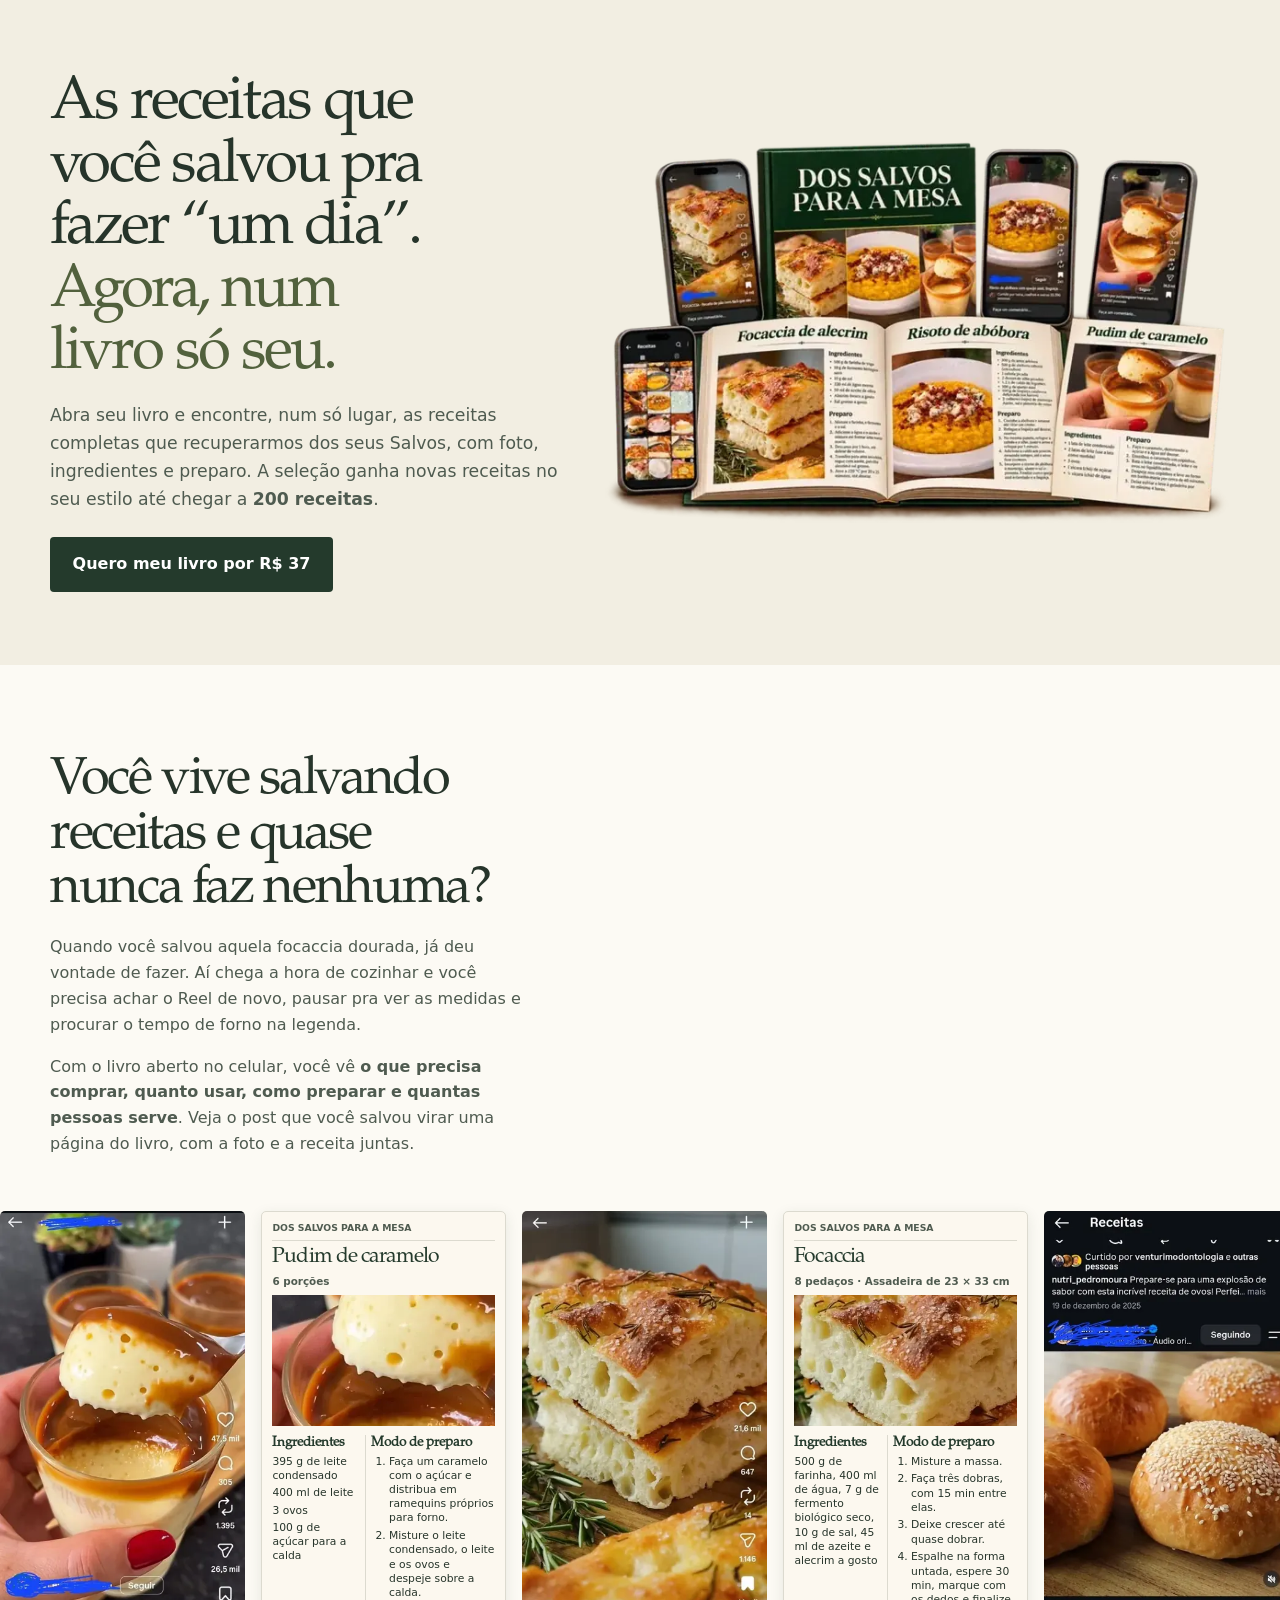
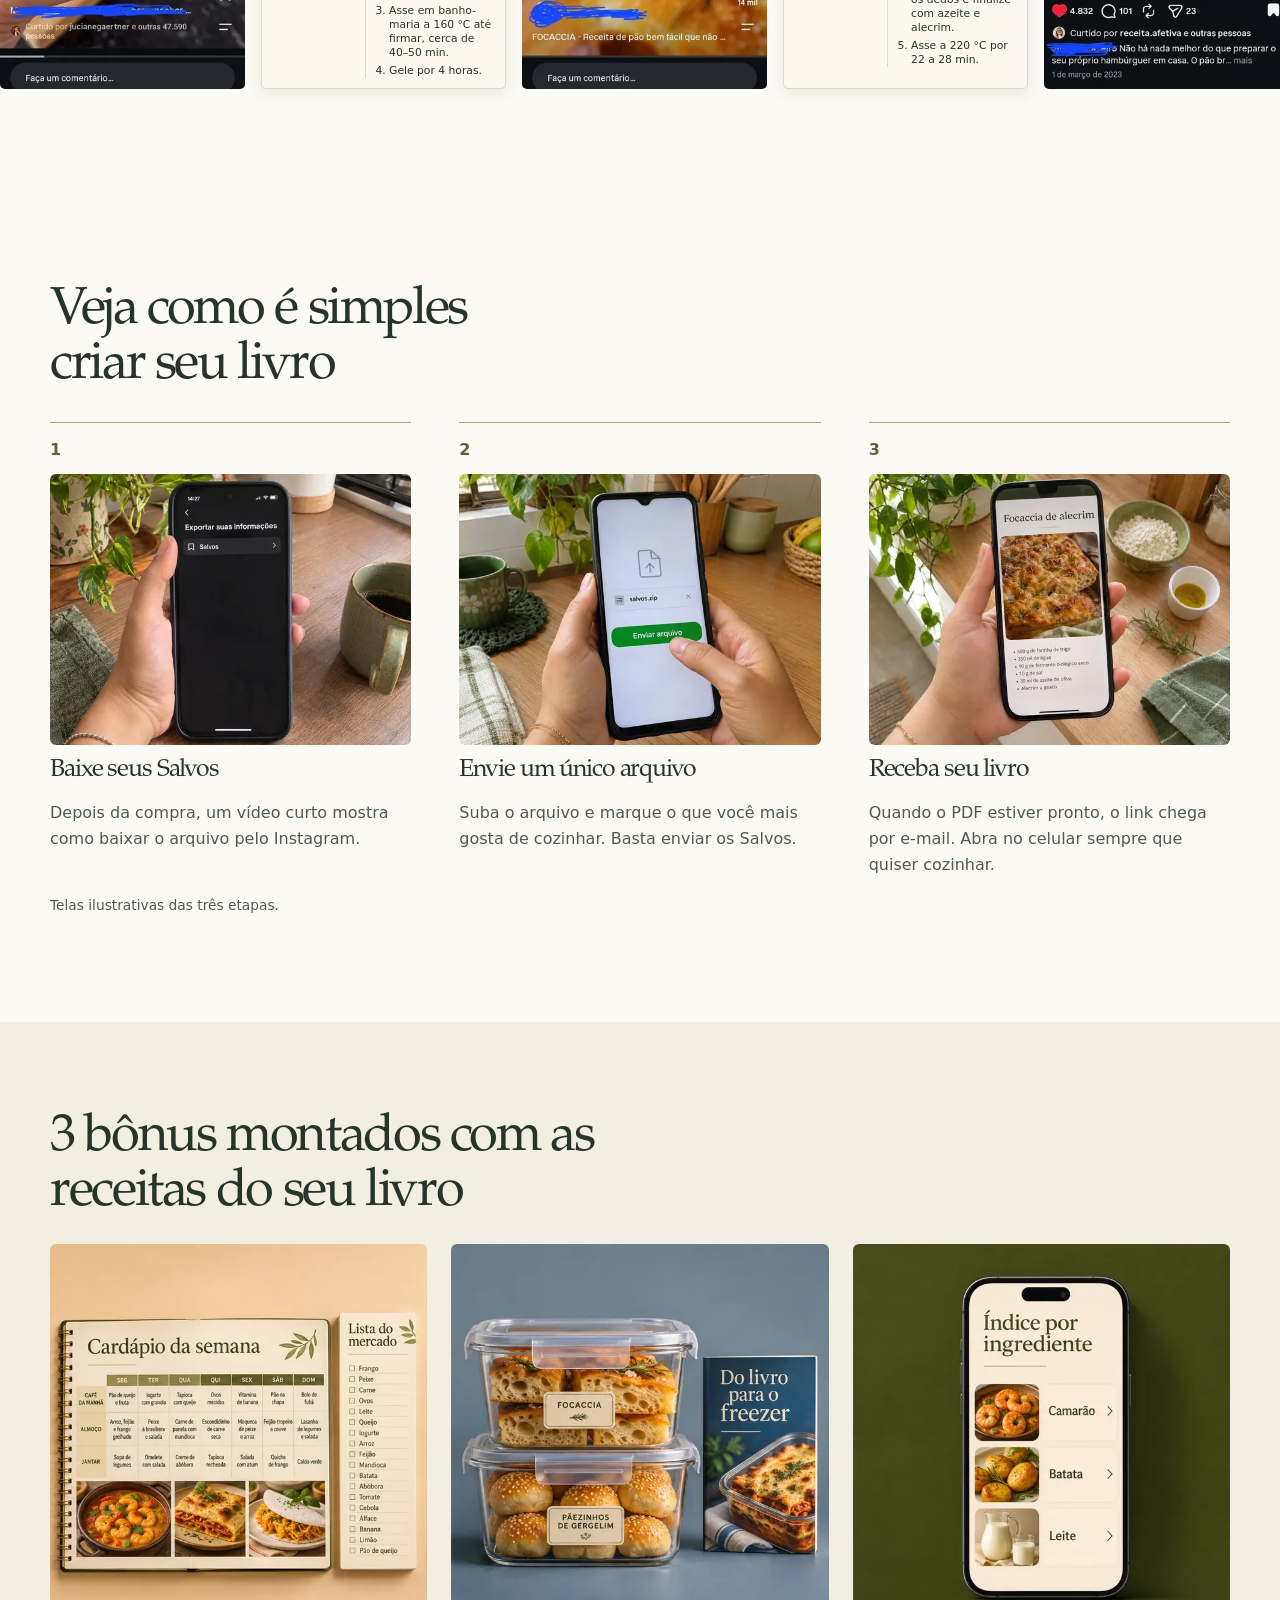
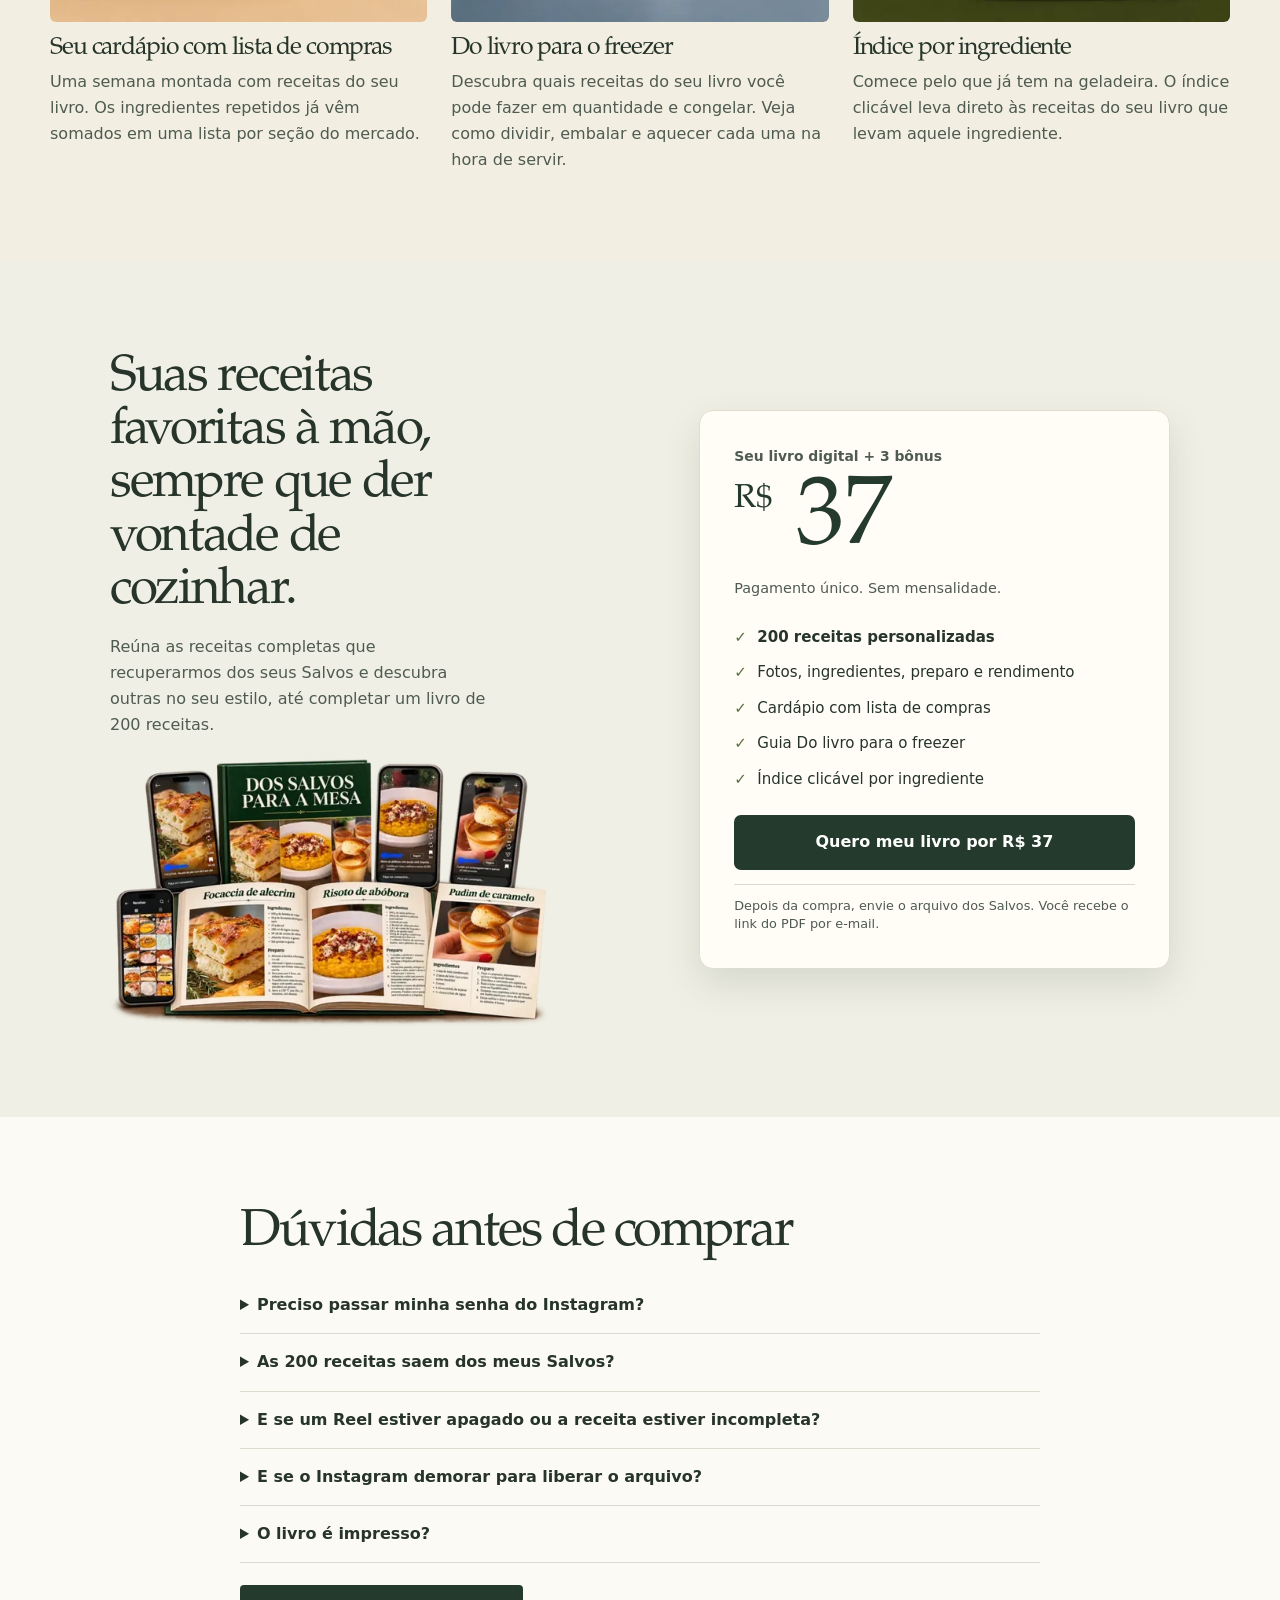
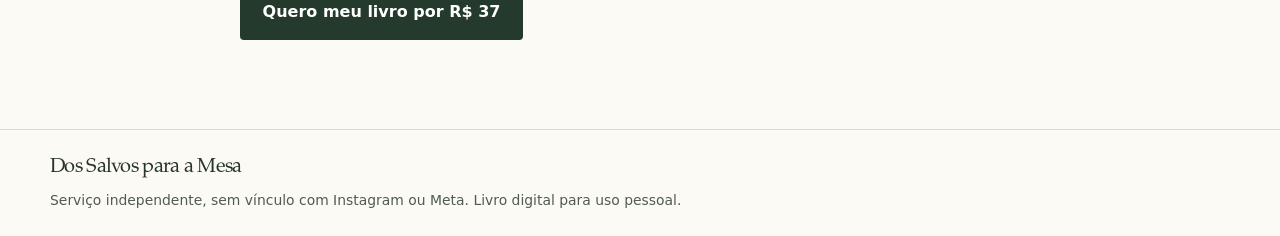
<file: index.html>
<!doctype html>
<html lang="pt-BR">
<head>
<meta charset="utf-8">
<meta name="viewport" content="width=device-width, initial-scale=1">
<title>Dos Salvos para a Mesa | 200 receitas personalizadas</title>
<meta name="description" content="Um livro digital com 200 receitas, feito a partir dos seus Salvos do Instagram e do que você gosta de cozinhar.">
<link rel="preload" as="image" imagesrcset="abertura-480.webp 480w, abertura-680.webp 680w, mockup-campanha-760.webp 760w, mockup-campanha.webp 1320w" imagesizes="(max-width: 552px) calc(100vw - 32px), (max-width: 750px) 520px, (max-width: 1228px) 52vw, 620px" fetchpriority="high">
<style>
@font-face{font-family:Livro;src:url("livro-latino.woff2") format("woff2");font-display:swap;unicode-range:U+0020-017F,U+2000-206F,U+20AC,U+2190-2199,U+2713}
:root{--ink:#26342a;--leaf:#243a2c;--muted:#4f5b50;--ivory:#fcfaf4;--paper:#f2eee2;--line:#dcdacf;--accent:#a6ac77;--display:Livro,"Palatino Linotype",Georgia,serif}
*{box-sizing:border-box}body{margin:0;color:var(--ink);background:var(--ivory);font:1rem/1.62 system-ui,sans-serif}h1,h2,h3,p,figure{margin:0 0 1rem}h1,h2,h3{font-family:var(--display);font-weight:400;letter-spacing:-.045em;line-height:1.04}h1{font-size:clamp(2.8rem,5.1vw,5.05rem);max-width:12ch}h2{font-size:clamp(2.25rem,4.1vw,3.85rem);max-width:17ch}h3{font-size:1.55rem}p{color:var(--muted)}img,video{display:block;width:100%;height:auto}a{color:inherit}.container{width:min(1180px,calc(100% - 3rem));margin-inline:auto}.cabecalho{border-bottom:1px solid var(--line)}.topo{display:flex;align-items:center;justify-content:space-between;gap:1rem;padding-block:1.05rem}.marca{font:1.25rem/1.2 var(--display);letter-spacing:-.035em}.topo a{font-size:.88rem;text-underline-offset:.25em}.abertura{padding-block:clamp(2.25rem,5.7vw,5.2rem);background:var(--paper)}.grade-abertura,.duas-colunas{display:grid;grid-template-columns:minmax(0,1fr) minmax(0,1fr);align-items:center;gap:clamp(2rem,6vw,6rem)}.grade-abertura{grid-template-columns:minmax(0,.86fr) minmax(0,1.16fr);gap:clamp(1.25rem,4vw,4.4rem)}.chamada em{font-style:normal;color:#52613d}.chamada p{max-width:36rem;font-size:1.08rem;margin-bottom:1.45rem}.botao{display:inline-block;border:1px solid transparent;border-radius:4px;background:var(--leaf);color:white;padding:.95rem 1.35rem;text-decoration:none;font:700 1rem/1.4 system-ui;cursor:pointer;text-align:center}.botao:hover{background:#3b533e}:focus-visible{outline:3px solid #6e7742;outline-offset:4px}
.produto{margin:0}.produto img,.oferta img{aspect-ratio:1.5;object-fit:cover;border-radius:4px;background:#e5dfd0}.produto figcaption{font-size:.78rem;color:var(--muted);margin-top:.5rem}.secao{padding-block:clamp(3.2rem,7vw,6rem)}.texto p{max-width:47ch}.texto p:last-child,.passos p:last-child{margin-bottom:0}.papel{background:var(--paper)}.filme{margin:0;overflow:hidden;border-radius:4px;background:#302b24}.filme video{aspect-ratio:1.16;object-fit:cover}.filme-maior video{aspect-ratio:1.52;object-position:center 60%}.amostras{display:grid;grid-template-columns:1fr 1fr;gap:.65rem}.amostras video{aspect-ratio:.94}.passos{list-style:none;display:grid;grid-template-columns:repeat(3,minmax(0,1fr));gap:clamp(1rem,4vw,3rem);padding:0;margin:1.8rem 0 0;counter-reset:passo}.passos li{border-top:1px solid var(--accent);padding-top:.9rem;counter-increment:passo}.passos li::before{content:counter(passo);display:block;margin-bottom:.65rem;color:#58623d;font-weight:700}.oferta{background:var(--leaf);color:var(--ivory)}.oferta p{color:#e8eadf}.oferta h2{max-width:none}.oferta .preco{font:clamp(3.5rem,6vw,5.7rem)/.98 var(--display);color:white;margin:1.2rem 0 .45rem}.pagamento{font-size:.88rem}.oferta .botao{background:var(--ivory);color:var(--leaf)}.oferta .botao:hover{background:#e8e5d5}.faq{max-width:800px}.faq h2{max-width:none}details{border-bottom:1px solid var(--line);padding:.95rem 0}summary{cursor:pointer;font-weight:700}details p{margin:.55rem 0 0}footer{border-top:1px solid var(--line);padding:1.5rem 0}footer p{font-size:.87rem;margin:.55rem 0 0}dialog{max-width:min(430px,calc(100% - 32px));padding:1.5rem;background:var(--ivory);color:var(--ink);border:1px solid var(--line);border-radius:5px}dialog::backdrop{background:#161e17b0}
@media(max-width:750px){.container{width:calc(100% - 2rem)}.grade-abertura,.duas-colunas,.passos{grid-template-columns:1fr}.grade-abertura,.duas-colunas{gap:1.45rem}.abertura{padding-top:1.7rem}.chamada p{font-size:1rem}.chamada .botao,.oferta .botao{width:100%;max-width:28rem}.por-dentro .texto{grid-row:1}.passos{gap:1rem}.oferta .duas-colunas{gap:1.7rem}}

/* O mockup recortado faz parte da composição, sem moldura de fotografia. */
.produto img,.oferta img{background:transparent;border-radius:0;object-fit:contain}
.grade-abertura{grid-template-columns:minmax(0,.95fr) minmax(0,1.15fr);gap:clamp(1rem,3vw,3rem)}
.chamada h1{max-width:13ch;font-size:clamp(2.65rem,4.7vw,4.95rem)}
.produto figcaption{text-align:right}
@media(max-width:750px){
  .grade-abertura{grid-template-columns:1fr}
  .produto figcaption{text-align:left}
}

.produto{position:relative;padding-left:10%;padding-bottom:4%}
.produto img.salvos-celular{position:absolute;left:0;bottom:12%;width:25%;aspect-ratio:auto;border:4px solid #172019;border-radius:12px;box-shadow:0 8px 20px #15281940}
.exemplos{background:#f2eee2}
.exemplos h2{max-width:22ch}
.exemplos>.container>p{max-width:65ch}
.duas-receitas{display:grid;grid-template-columns:repeat(2,minmax(0,1fr));gap:clamp(1rem,3vw,2rem);margin:2rem 0 1rem}
.transformacao{min-width:0;background:#fcfaf4;padding:clamp(.85rem,2vw,1.4rem);border:1px solid var(--line)}
.comparacao{display:grid;grid-template-columns:.85fr 1.15fr;gap:.75rem;align-items:start}
.post,.ficha-demo{min-width:0;margin:0}
.post img{aspect-ratio:.82;object-fit:cover;border-radius:4px}
.post figcaption,.nota-exemplo{font-size:.86rem;margin-top:.5rem}
.ficha-demo{background:#fff;border:1px solid var(--line);padding:.65rem}
.ficha-demo img{aspect-ratio:1.55;object-fit:cover}
.ficha-demo h4{font:1.18rem/1.1 var(--display);margin:.55rem 0}
.ficha-demo ul{margin:0;padding-left:1rem;font-size:.85rem}
.ficha-demo .rotulo{margin:0 0 .45rem;font-size:.85rem;font-weight:700}
@media(max-width:800px){.duas-receitas{grid-template-columns:1fr}}

.duas-receitas{gap:clamp(1.6rem,4vw,3.2rem);margin-top:clamp(1.65rem,4vw,3rem)}
.transformacao{display:grid;grid-template-columns:minmax(0,.66fr) minmax(0,1fr);align-items:center;gap:clamp(.7rem,2vw,1.35rem);padding:0;border:0;background:transparent}
.transformacao .post{align-self:center}
.transformacao .post img{aspect-ratio:.72;object-fit:cover;border:4px solid #202920;border-radius:13px;box-shadow:0 8px 16px #243a2c26}
.transformacao .post figcaption{text-align:center;color:var(--muted)}
.folha-receita{min-width:0;margin:0;background:var(--ivory);border:1px solid #dfd8c7;border-radius:3px;overflow:hidden;box-shadow:0 10px 24px #243a2c20,4px 4px 0 #e8e1cf}
.folha-receita>img{aspect-ratio:1.45;object-fit:cover;object-position:50% 55%}
.folha-texto{padding:clamp(.75rem,1.8vw,1.35rem)}
.folha-texto figcaption{font-size:.77rem;font-weight:700;color:var(--muted);margin-bottom:.35rem}
.folha-texto h3{font-size:clamp(1.45rem,2.7vw,2.25rem);margin-bottom:.75rem;line-height:1.04}
.folha-texto dl,.folha-texto dd{margin:0}
.folha-texto dl div{border-top:1px solid var(--line);padding:.45rem 0}
.folha-texto dt{font-weight:750;font-size:.82rem}
.folha-texto dd{font-size:.84rem;color:var(--muted);line-height:1.35}
@media(max-width:420px){.transformacao{grid-template-columns:minmax(0,.61fr) minmax(0,1fr)}}

.transformacao{align-items:start}
.transformacao .post{align-self:start}
.transformacao .post img{aspect-ratio:auto;object-fit:contain;border:0;border-radius:4px}
.folha-texto dd{font-size:.9rem;line-height:1.45}
.galeria-salvos{background:var(--ivory)}
.grade-salvos{display:grid;grid-template-columns:repeat(4,minmax(0,1fr));gap:clamp(.85rem,2.4vw,1.8rem);margin-top:1.75rem}
.grade-salvos figure{margin:0}
.grade-salvos img{aspect-ratio:9/19;object-fit:contain;background:#141414;border-radius:5px}
.grade-salvos figcaption{margin-top:.55rem;font-weight:650;font-size:.92rem}
.reels-volume{display:flex;position:absolute;width:32%;right:1%;bottom:13%;gap:0;pointer-events:none}
.produto .reels-volume img{width:43%;height:auto;aspect-ratio:9/17;object-fit:cover;border:2px solid #fcfaf4;border-radius:4px;box-shadow:0 3px 9px #18261b50}
.produto .reels-volume img+img{margin-left:-13%}
.reels-volume img:first-child{transform:rotate(-9deg)}
.reels-volume img:last-child{transform:rotate(9deg)}
@media(max-width:650px){.grade-salvos{grid-template-columns:repeat(2,minmax(0,1fr))}}

.produto.produto-transformacao{padding:0}
.fluxo-visual{display:grid;grid-template-columns:minmax(0,.72fr) auto minmax(0,1.23fr);align-items:center;gap:clamp(.35rem,1.3vw,1rem)}
.fluxo-etapa{color:var(--leaf);font-weight:780;font-size:clamp(.85rem,1.4vw,1rem);margin-bottom:.55rem}
.produto-transformacao .fluxo-origem img{aspect-ratio:auto;border-radius:7px;box-shadow:0 10px 22px #243a2c21}
.fluxo-seta{color:#52613d;font-size:clamp(1.4rem,3.2vw,2.65rem);line-height:1}
.fluxo-pagina{overflow:hidden;background:var(--ivory);border:1px solid var(--line);border-radius:4px;box-shadow:0 14px 26px #243a2c23,4px 5px 0 #e5deca}
.fluxo-pagina .fluxo-marca{background:var(--leaf);color:var(--ivory);font:clamp(.83rem,1.35vw,1.05rem)/1.15 var(--display);margin:0;padding:.55rem .7rem}
.produto-transformacao .fluxo-pagina img{object-fit:cover;aspect-ratio:1.5;object-position:center 55%}
.fluxo-texto{padding:clamp(.55rem,1.2vw,1rem)}
.fluxo-texto h2{font-size:clamp(1.3rem,2.5vw,2.2rem);margin-bottom:.45rem}
.fluxo-texto p{font-size:clamp(.77rem,1.04vw,.91rem);line-height:1.4;margin-bottom:.45rem}
.fluxo-texto p:last-child{margin:0}
.fluxo-texto .fluxo-porcoes{color:var(--leaf);font-weight:750;border-bottom:1px solid var(--line);padding-bottom:.4rem}
.produto-transformacao figcaption{margin-top:.8rem;text-align:left}

.produto.mockup-acervo{display:grid;grid-template-columns:minmax(0,.64fr) auto minmax(0,1.7fr);align-items:center;gap:clamp(.35rem,1.1vw,.85rem);padding:0;margin:0}
.mockup-origem,.mockup-destino{min-width:0}
.mockup-legenda{display:block;font-size:.81rem;font-weight:760;margin-bottom:.45rem;color:var(--leaf)}
.produto .mockup-origem img{aspect-ratio:auto;object-fit:contain;border:4px solid #172019;border-radius:12px;box-shadow:0 10px 19px #243a2c35}
.mockup-seta{font-size:clamp(1rem,2vw,1.75rem);color:var(--leaf)}
.mockup-destino{padding-bottom:5px}
.mockup-capa{width:79%;margin:0 0 -9px auto;padding:.7rem .85rem 1.25rem;background:var(--leaf);color:var(--ivory);transform:rotate(3deg);border-radius:4px;box-shadow:3px 5px 0 #d7d1bd,5px 7px 0 #a8a78b}
.mockup-capa span{display:block;font:clamp(1.2rem,2.4vw,2.2rem)/.99 var(--display);letter-spacing:-.035em}
.mockup-capa small{font-size:.72rem}
.mockup-livro{position:relative;display:grid;grid-template-columns:repeat(2,minmax(0,1fr));background:var(--ivory);border:1px solid #ded8c4;border-radius:4px;overflow:hidden;box-shadow:0 3px 0 #e7dfc9,0 6px 0 #c8c0a7,0 16px 26px #243a2c38;transform:rotate(-2deg)}
.mockup-folha{min-width:0}
.mockup-folha+.mockup-folha{border-left:1px solid #d2c9b3;box-shadow:inset 5px 0 6px -6px #524b3c}
.produto .mockup-folha img{aspect-ratio:1.08;object-fit:cover;object-position:50% 53%;border-radius:0}
.mockup-folha>div{padding:clamp(.35rem,.8vw,.65rem)}
.mockup-folha h2{font-size:clamp(.86rem,1.3vw,1.4rem);margin:0 0 .3rem}
.mockup-folha p{font-size:clamp(.62rem,.9vw,.81rem);line-height:1.3;margin:0 0 .42rem;color:var(--ink)}
@media(max-width:460px){.produto.mockup-acervo{grid-template-columns:minmax(0,.55fr) auto minmax(0,1.6fr)}}

.produto.campanha{padding:0;min-width:0}
.produto.campanha img{aspect-ratio:1320/805;background:transparent;object-fit:contain}
.destaques-salvos{display:grid;grid-template-columns:repeat(3,minmax(0,1fr));gap:clamp(.35rem,1vw,.85rem);align-items:start}
.destaques-salvos figure{margin:0;min-width:0}
.destaques-salvos figure:nth-child(2){margin-top:1.25rem}
.destaques-salvos img{display:block;width:100%;border-radius:6px;box-shadow:0 7px 15px #243a2c25}
.destaques-salvos figcaption{margin-top:.45rem;font-size:.83rem;line-height:1.25;font-weight:700}
.galeria-salvos .amostras{max-width:680px;margin:2rem auto 0}

.demo-receita{background:var(--paper);border:1px solid var(--line);border-radius:10px;overflow:hidden}
.demo-botoes{display:flex;gap:.35rem;padding:.65rem;background:#eae5d7}
.demo-botoes button{flex:1;background:transparent;color:var(--leaf);border:0;border-radius:5px;padding:.65rem .4rem;font:700 .92rem/1.2 system-ui;cursor:pointer}
.demo-botoes button[aria-pressed="true"]{background:var(--leaf);color:white}
.demo-painel{min-height:420px;display:grid;place-items:center}
#demo-salvo{padding:.75rem}
#demo-salvo img{width:auto;max-width:100%;height:min(400px,90vw);border-radius:6px}
#demo-livro{width:100%;background:var(--ivory)}
.demo-foto{aspect-ratio:2.5;position:relative;overflow:hidden}
.demo-foto img{position:absolute;width:110%;max-width:none;top:0;left:0;transform:translateY(-25%)}
.demo-ficha{padding:1rem 1.2rem}
.demo-ficha h3{font-size:clamp(1.65rem,3vw,2.5rem);margin-bottom:.45rem}
.demo-ficha p{font-size:.92rem;line-height:1.45;margin-bottom:.55rem}
.demo-ficha p:last-child{margin:0}
.demo-ficha .demo-rotulo{font-size:.78rem;font-weight:750}
.passos img{aspect-ratio:4/3;object-fit:cover;border-radius:6px;margin:0 0 .85rem}
.passos-nota{font-size:.86rem;margin-top:1rem}
@media(max-width:430px){.demo-painel{min-height:0}}

.demo-foto{aspect-ratio:auto;background:#eae5d7}
.demo-foto img{position:static;width:auto;height:auto;max-width:100%;max-height:390px;object-fit:contain;transform:none;margin-inline:auto}
.demo-ficha h4{margin:.85rem 0 .3rem;font-size:.94rem}
.demo-ficha ul,.demo-ficha ol{margin:.3rem 0 .65rem;padding-left:1.2rem;font-size:.89rem;line-height:1.48}
.demo-ficha li+li{margin-top:.3rem}

.livro-amostra{width:min(100%,360px);margin-inline:auto;background:var(--ivory);border:1px solid var(--line);border-radius:5px;box-shadow:4px 5px 0 #e6dfca,0 10px 26px #243a2c19;overflow:hidden}
.livro-paginas{display:grid}
.livro-ficha{grid-area:1/1;margin:0}
.livro-ficha[hidden]{display:block;visibility:hidden;pointer-events:none}
.livro-ficha img{width:100%;height:auto;aspect-ratio:1.38;object-fit:contain;background:#eeebdf}
.livro-ficha-texto{padding:.8rem 1rem .7rem}
.livro-ficha h3{font-size:clamp(1.55rem,3vw,2.08rem);margin:0 0 .35rem}
.livro-ficha p{font-size:.85rem;line-height:1.38;margin-bottom:.45rem}
.livro-ficha strong{display:block;color:var(--ink)}
.livro-ficha .livro-rende{font-weight:650;border-bottom:1px solid var(--line);padding-bottom:.45rem}
.livro-controles{border-top:1px solid var(--line);display:flex;justify-content:space-between;align-items:center;gap:.5rem;padding:.4rem .85rem;color:var(--muted);font-size:.77rem}
.livro-controles button{color:var(--leaf);background:transparent;border:0;padding:.35rem;cursor:pointer;text-decoration:underline;font:inherit}
.livro-ficha .livro-origem{margin:0;padding:.47rem .85rem;color:var(--ivory);background:var(--leaf);font-size:.76rem;font-weight:750}
.livro-post{text-align:center}
.livro-post img{aspect-ratio:auto;width:auto;height:auto;max-width:100%;max-height:min(360px,95vw);object-fit:contain;margin:.6rem auto;border-radius:4px}
.livro-post h3{margin:.45rem .6rem .7rem;font-size:1.4rem}
.livro-amostra{width:min(100%,390px);border-radius:3px}
.livro-titulo{text-align:center;padding:.75rem .8rem .55rem}
.livro-titulo h3{color:var(--leaf);margin:0 0 .3rem}
.livro-titulo .livro-rende{border:0;padding:0;margin:0}
.livro-ficha>img{width:calc(100% - 1.25rem);margin-inline:auto;aspect-ratio:1.38;object-fit:cover}
.livro-ficha-texto{display:grid;grid-template-columns:.88fr 1.12fr;gap:.65rem;padding:.6rem .75rem .75rem}
.livro-ficha-texto p+p{border-left:1px solid var(--line);padding-left:.65rem}
.livro-ficha-texto strong{font:700 1rem/1.2 var(--display);color:var(--leaf);margin-bottom:.25rem}

.livro-preparo{border-left:1px solid var(--line);padding-left:.65rem;font-size:.85rem;line-height:1.38}
.livro-preparo ol{margin:0;padding-left:1.1rem}
.livro-preparo li+li{margin-top:.22rem}

.livro-faixa{width:100%;max-width:none;margin:clamp(1.3rem,4vw,2.6rem) 0 0;background:transparent;border:0;border-radius:0;box-shadow:none}
.livro-janela{overflow-x:auto;padding-block:.5rem .85rem}
.livro-animada .livro-janela{overflow:hidden}
.livro-trilho,.livro-grupo{display:flex;width:max-content;align-items:stretch}
.livro-grupo{padding-right:1.35rem;gap:1.35rem}
.livro-animada .livro-trilho{animation:faixa-receitas 170s linear infinite}
.livro-animada.livro-parada .livro-trilho{animation-play-state:paused}
@keyframes faixa-receitas{to{transform:translateX(-50%)}}
.livro-par{width:clamp(320px,50vw,470px);display:grid;grid-template-columns:minmax(0,.62fr) minmax(0,1fr);gap:.6rem;padding:.65rem;background:var(--paper);border:1px solid var(--line);border-radius:6px;align-items:stretch}
.livro-par .livro-ficha{grid-area:auto;min-width:0}
.livro-par .livro-antes{display:grid;align-content:center}
.livro-par .livro-post img{width:100%;max-height:300px;height:auto;aspect-ratio:auto;object-fit:contain;margin:0}
.livro-par .livro-post h3{display:none}
.livro-par .livro-ficha:not(.livro-antes){border:1px solid var(--line);background:var(--ivory)}
.livro-par .livro-ficha>img{width:calc(100% - .75rem);height:clamp(94px,15vw,142px);aspect-ratio:auto;object-fit:contain;background:var(--paper)}
.livro-par .livro-titulo{padding:.45rem .45rem .35rem}
.livro-par .livro-titulo h3{font-size:clamp(1.18rem,2vw,1.65rem)}
.livro-par .livro-ficha-texto{padding:.5rem .5rem .6rem;gap:.45rem}
.livro-par .livro-ficha-texto p,.livro-par .livro-preparo{font-size:.76rem;line-height:1.34}
.livro-par .livro-preparo{padding-left:.45rem}
.livro-par .livro-ficha-texto strong{font-size:.91rem}
.livro-faixa .livro-controles{border-top:0}
@media(prefers-reduced-motion:reduce){
 .livro-animada.livro-parada .livro-janela{overflow-x:auto}
 .livro-animada.livro-parada .livro-trilho{animation:none}
}

.livro-faixa{
  --largura-par:min(720px,calc(100vw - 2rem));
  --margem-faixa:max(1rem,calc((100vw - var(--largura-par))/2));
}
.livro-faixa .livro-janela{
  overflow-x:auto;
  scroll-snap-type:x mandatory;
  scroll-padding-inline:var(--margem-faixa);
  scrollbar-width:thin;
  scrollbar-color:var(--accent) transparent;
  padding-block:.75rem 1rem;
}
.livro-faixa .livro-grupo{padding-inline:var(--margem-faixa);gap:1.15rem}
.livro-faixa .livro-par{
  width:var(--largura-par);
  scroll-snap-align:start;
  grid-template-columns:minmax(0,.52fr) minmax(0,1fr);
  align-items:center;
  gap:clamp(.55rem,2.4vw,1.65rem);
  padding:clamp(.45rem,1.5vw,1.1rem);
  background:transparent;
  border:0;
}
.livro-faixa .livro-post img{
  width:auto;
  max-width:100%;
  height:auto;
  max-height:clamp(170px,35vw,370px);
  margin-inline:auto;
  border-radius:5px;
}
.livro-faixa .livro-ficha:not(.livro-antes){
  overflow:hidden;
  border-radius:4px;
  box-shadow:3px 4px 0 #e8e1cf,0 7px 19px #243a2c1c;
}
.livro-faixa .livro-ficha>img{
  height:auto;
  max-height:clamp(120px,27vw,225px);
  object-fit:contain;
  background:transparent;
}
.livro-faixa .livro-titulo{padding:.75rem .65rem .5rem}
.livro-faixa .livro-titulo h3{font-size:clamp(1.35rem,3vw,2.3rem)}
.livro-faixa .livro-ficha-texto{padding:.65rem .8rem .85rem;gap:.75rem}
.livro-faixa .livro-ficha-texto p,.livro-faixa .livro-preparo{font-size:.875rem;line-height:1.45}
.livro-faixa .livro-ficha-texto strong{font-size:1rem}
@media(max-width:570px){
  .livro-faixa .livro-par{grid-template-columns:minmax(0,.48fr) minmax(0,1fr);align-items:center}
  .livro-faixa .livro-ficha-texto{grid-template-columns:minmax(0,1fr);padding:.55rem .65rem;gap:.15rem}
  .livro-faixa .livro-preparo{border-left:0;border-top:1px solid var(--line);padding:.35rem 0 0}
}

/* Prévias editoriais pareadas, com a mesma moldura para o print e a ficha. */
.livro-faixa{--card-largura:clamp(144px,22vw,245px);--card-altura:clamp(335px,42vw,478px);--card-gap:clamp(.5rem,1.25vw,1rem)}
.livro-faixa .livro-janela{scroll-snap-type:none;scroll-padding:0}
.livro-faixa .livro-grupo{padding:0 var(--card-gap) 0 0;gap:var(--card-gap)}
.livro-faixa .livro-par{width:auto;grid-template-columns:repeat(2,var(--card-largura));gap:var(--card-gap);padding:0;align-items:stretch}
.livro-faixa .livro-par .livro-ficha{height:var(--card-altura);box-sizing:border-box;border-radius:5px;overflow:hidden}
.livro-faixa .livro-post{height:100%;display:grid;place-items:center;background:#141414}
.livro-faixa .livro-post img{width:100%;height:100%;max-height:100%;object-fit:contain;border-radius:0}
.livro-faixa .livro-ficha:not(.livro-antes){display:flex;flex-direction:column;background:#fcf8ef;box-shadow:0 4px 14px #243a2c1a}
.livro-faixa .livro-titulo{text-align:left;padding:.65rem .65rem .4rem}
.livro-faixa .livro-titulo .livro-assinatura{font-weight:800;font-size:.58rem;text-transform:uppercase;padding-bottom:.3rem;border-bottom:1px solid var(--line);margin-bottom:.4rem}
.livro-faixa .livro-titulo h3{font-size:clamp(.98rem,1.65vw,1.52rem);line-height:1.06}
.livro-faixa .livro-titulo .livro-rende{font-size:.65rem}
.livro-faixa .livro-ficha>img{width:calc(100% - 1.3rem);height:auto;aspect-ratio:1.7;max-height:none;object-fit:cover;flex:none}
.livro-faixa .livro-ficha-texto{display:grid;grid-template-columns:minmax(0,.8fr) minmax(0,1.2fr);gap:.36rem;padding:.55rem .65rem;overflow:auto;line-height:1.32;font-size:clamp(.55rem,.84vw,.72rem)}
.livro-faixa .livro-ficha-texto strong{font-size:clamp(.67rem,1.05vw,.92rem)}
.livro-faixa .livro-preparo{border:0;border-left:1px solid var(--line);padding:0 0 0 .36rem;font-size:inherit;line-height:inherit}
.livro-ingredientes ul{list-style:none;padding:0;margin:0}
.livro-ingredientes li+li{margin-top:.2rem}
.livro-faixa.livro-animada .livro-trilho{animation-duration:150s}

.livro-faixa .livro-janela{scrollbar-width:none}
.livro-faixa .livro-janela::-webkit-scrollbar{display:none}
.livro-faixa.livro-animada .livro-janela:hover .livro-trilho,
.livro-faixa.livro-animada .livro-janela:focus-within .livro-trilho{animation-play-state:paused}
@media(prefers-reduced-motion:reduce){
 .livro-faixa.livro-animada .livro-janela{overflow-x:auto}
 .livro-faixa.livro-animada .livro-trilho{animation:none}
}

.oferta img{height:auto;aspect-ratio:auto;object-fit:contain;background:transparent;border-radius:0}

.link-amostra{color:var(--leaf);font-size:.92rem;font-weight:750;text-underline-offset:.22em}
.bonus h2{max-width:24ch}
.bonus-grade{display:grid;grid-template-columns:repeat(3,minmax(0,1fr));gap:clamp(.8rem,3vw,1.5rem);margin-top:1.5rem}
.bonus-grade article{background:var(--ivory);border-top:2px solid var(--accent);padding:1.1rem 1.2rem;border-radius:4px}
.bonus-grade article p{margin-bottom:0}
.faq-compra{margin-top:1.35rem}
@media(max-width:750px){.bonus-grade{grid-template-columns:1fr}}

.bonus-mockup{display:block;aspect-ratio:4/3;object-fit:contain;border-radius:4px;margin-bottom:.85rem;background:var(--paper)}
.bonus .bonus-mockup{aspect-ratio:1/1.85;object-fit:contain;background:#f5ead8}
.bonus-grade article{padding:.75rem .75rem 1rem}
.bonus-grade h3,.bonus-grade p{margin-inline:.25rem}

.bonus-personalizados .bonus-grade article{min-width:0;border:0;border-radius:0;padding:0;background:transparent}
.bonus-personalizados .bonus-grade article>h3{margin:.9rem 0 .45rem}
.bonus-personalizados .bonus-grade article>p{margin:0}
.bonus-vitrine{display:grid;place-items:center;min-height:265px;aspect-ratio:1.17;padding:1rem;margin:0;border-radius:8px;background:#dae0ce}
.bonus-vitrine-2{background:#ead9c5}
.bonus-vitrine-3{background:#d9ddd5}
.bonus-folha{position:relative;width:min(100%,265px);padding:.72rem;background:var(--ivory);box-shadow:0 12px 22px #27352527,3px 4px 0 #e6decd;transform:rotate(-2deg);border-radius:4px}
.bonus-vitrine-2 .bonus-folha{transform:rotate(2deg)}
.bonus-folha .bonus-rotulo{color:var(--muted);font-size:.71rem;font-weight:750;margin:0}
.bonus-folha .bonus-preview-titulo{font:clamp(1.15rem,2.1vw,1.7rem)/1.05 var(--display);color:var(--leaf);margin:.25rem 0 .55rem}
.bonus-folha>img{width:100%;aspect-ratio:2.35;object-fit:cover;border-radius:3px}
.bonus-folha dl,.bonus-folha dd{margin:0;font-size:.7rem}
.bonus-folha dl div{display:flex;justify-content:space-between;gap:.3rem;padding:.3rem 0;border-bottom:1px solid var(--line)}
.bonus-folha dt{font-weight:700}
.bonus-aba{color:var(--ivory);background:var(--leaf);padding:.32rem .48rem;margin-top:.4rem;border-radius:3px;font-size:.66rem;line-height:1.3}
.bonus-medidas{display:grid;grid-template-columns:1fr 1fr;gap:.4rem;margin-top:.5rem}
.bonus-medidas span{padding:.33rem .42rem;background:#eae9db;border-radius:3px;font-size:.66rem}
.bonus-medidas strong{display:block;font-size:.87rem;color:var(--leaf)}
.bonus-folha .bonus-exemplo{font-size:.72rem;margin:.45rem 0 0}
.bonus-indice-item{display:grid;grid-template-columns:53px 1fr;align-items:center;gap:.5rem;padding:.36rem 0;border-top:1px solid var(--line);font-size:.72rem}
.bonus-indice-item img{aspect-ratio:1.4;object-fit:cover;border-radius:3px}
.bonus-indice-item strong{display:block;color:var(--leaf)}

.bonus-freezer-pratos{display:grid;grid-template-columns:1fr 1fr;gap:.55rem}
.bonus-freezer-pratos img{aspect-ratio:1.2;object-fit:cover;border-radius:3px;margin-bottom:.35rem}
.bonus-freezer-pratos strong,.bonus-freezer-pratos span{display:block;font-size:.72rem;line-height:1.25}
.bonus-freezer-pratos span{color:var(--muted);margin-top:.15rem}

.bonus-personalizados .bonus-foto{margin:0;border-radius:6px;overflow:hidden;background:var(--paper)}
.bonus-personalizados .bonus-foto img{display:block;width:100%;height:auto;object-fit:contain}

.oferta-entrega{list-style:none;margin:1.1rem 0 0;padding:0}
.oferta-entrega li{border-top:1px solid #e6e8d638;padding:.6rem 0}
.oferta-entrega strong,.oferta-entrega span{display:block}
.oferta-entrega strong{font-size:1.025rem;color:var(--ivory)}
.oferta-entrega span{font-size:.88rem;line-height:1.45;color:#e8eadf}
.oferta-compra{border-top:1px solid #e6e8d638;padding-top:.1rem}
.oferta-compra .preco{margin:.7rem 0 .35rem}
.oferta-compra .oferta-entrega-nota{font-size:.79rem;line-height:1.45;margin:.6rem 0 0;max-width:45ch}

.oferta.oferta-clara{background:#f0efe5;color:var(--ink)}
.oferta-layout{display:grid;grid-template-columns:minmax(0,1fr) minmax(0,.92fr);gap:clamp(1.4rem,6vw,5rem);align-items:center;max-width:1060px}
.oferta-apresentacao h2{max-width:15ch;font-size:clamp(2.15rem,4vw,3.45rem)}
.oferta-clara .oferta-apresentacao p{color:var(--muted);max-width:37ch}
.oferta-clara .oferta-apresentacao img{max-width:440px;margin-top:1.35rem}
.oferta-card{background:#fffdf6;color:var(--ink);border:1px solid #deded0;border-radius:14px;padding:clamp(1.15rem,3vw,2.15rem);box-shadow:0 15px 36px #243a2c21}
.oferta-clara .oferta-card p{color:var(--muted)}
.oferta-card .oferta-pacote{font-size:.87rem;font-weight:750;margin:0 0 .45rem}
.oferta-clara .oferta-card .preco{color:var(--leaf);font-size:clamp(4.15rem,8vw,6.05rem);margin:0 0 .45rem}
.oferta-card .preco span{display:inline-block;vertical-align:top;font-size:.34em;margin-top:.28em}
.oferta-card .pagamento{font-size:.9rem;margin:0}
.oferta-card .oferta-entrega{margin:1.15rem 0}
.oferta-card .oferta-entrega li{display:flex;align-items:baseline;gap:.65rem;border-top:0;padding:.35rem 0;font-size:.94rem}
.oferta-card .oferta-entrega li::before{content:"✓";color:#5a7040;font-weight:800}
.oferta-card .oferta-entrega strong{color:var(--ink);font-size:inherit}
.oferta-clara .oferta-card .botao{width:100%;max-width:none;background:var(--leaf);color:white;border-radius:7px}
.oferta-clara .oferta-card .botao:hover{background:#3b533e}
.oferta-card .oferta-entrega-nota{padding-top:.8rem;border-top:1px solid var(--line);margin:.85rem 0 0;font-size:.8rem;line-height:1.42}
@media(max-width:750px){.oferta-layout{grid-template-columns:1fr}.oferta-apresentacao h2{max-width:19ch}}

.compra-mobile{display:none}
@media(max-width:750px){
  html{scroll-padding-top:.75rem}
  .container{width:calc(100% - 2rem)}
  .abertura{padding:1.45rem 0 2.15rem}
  .grade-abertura{gap:1.05rem}
  .chamada h1{max-width:16ch;font-size:clamp(2.05rem,8.5vw,3.45rem);line-height:1.03;margin-bottom:.8rem}
  .chamada p{font-size:1rem;line-height:1.48;margin-bottom:.95rem}
  .produto.campanha{width:min(100%,520px);margin-inline:auto}
  .secao{padding-block:2.55rem}
  .secao h2{font-size:clamp(1.8rem,7vw,2.65rem);line-height:1.08}
  .livro-faixa{margin-top:1rem;--card-largura:clamp(135px,42vw,220px);--card-altura:clamp(360px,96vw,440px)}
  .livro-faixa .livro-ficha-texto{grid-template-columns:minmax(0,1fr);font-size:.72rem;gap:.35rem}
  .livro-faixa .livro-preparo{border-left:0;border-top:1px solid var(--line);padding:.35rem 0 0}
  .livro-faixa .livro-ficha-texto strong{font-size:.78rem}
  .passos{gap:.85rem}
  .passos li{display:grid;grid-template-columns:minmax(85px,.85fr) minmax(0,1.15fr);column-gap:.85rem;align-items:start}
  .passos li::before{grid-column:2;margin:0 0 .26rem;line-height:1}
  .passos li img{grid-area:1/1/4/2;margin:0;aspect-ratio:1.16}
  .passos li h3{grid-column:2;font-size:clamp(1.12rem,4.8vw,1.45rem);margin:0 0 .32rem}
  .passos li p{grid-column:2;font-size:.87rem;line-height:1.45}
  .bonus-personalizados .bonus-grade article{display:grid;grid-template-columns:minmax(92px,.85fr) minmax(0,1.15fr);gap:.35rem .9rem;align-content:start;border-top:1px solid var(--line);padding-top:.85rem}
  .bonus-personalizados .bonus-foto{grid-area:1/1/3/2;align-self:start}
  .bonus-personalizados .bonus-grade article>h3{grid-column:2;margin:0;font-size:clamp(1.13rem,4.7vw,1.5rem)}
  .bonus-personalizados .bonus-grade article>p{grid-column:2;font-size:.88rem;line-height:1.45}
  .oferta-layout{gap:1rem}
  .oferta-apresentacao{display:grid;grid-template-columns:minmax(0,1fr) minmax(0,.8fr);gap:.55rem .75rem;align-items:center}
  .oferta-apresentacao h2{grid-column:1/-1;margin-bottom:0}
  .oferta-clara .oferta-apresentacao p{font-size:.91rem;line-height:1.45;margin:0}
  .oferta-clara .oferta-apresentacao img{margin:0}
  .oferta-card{padding:1.1rem}
  .oferta-clara .oferta-card .preco{font-size:4.45rem}
  .oferta-card .oferta-entrega{margin:.85rem 0}
  .faq summary{min-height:44px;padding:.48rem 0}
  footer{padding-bottom:calc(5rem + env(safe-area-inset-bottom,0px))}
  .compra-mobile:not([hidden]){display:flex;position:fixed;z-index:5;left:0;right:0;bottom:0;align-items:center;justify-content:space-between;gap:.7rem;padding:.5rem 1rem calc(.5rem + env(safe-area-inset-bottom,0px));background:var(--ivory);border-top:1px solid var(--line);box-shadow:0 -4px 15px #243a2c15}
  .compra-mobile>span{white-space:nowrap;color:var(--leaf);font-weight:800}
  .compra-mobile .botao{min-height:44px;padding:.62rem .95rem;font-size:.91rem}
}

.livro-faixa.livro-fora-da-tela .livro-trilho{animation-play-state:paused}
</style>
<!-- Meta Pixel Code -->
<script>
!function(f,b,e,v,n,t,s)
{if(f.fbq)return;n=f.fbq=function(){n.callMethod?
n.callMethod.apply(n,arguments):n.queue.push(arguments)};
if(!f._fbq)f._fbq=n;n.push=n;n.loaded=!0;n.version='2.0';
n.queue=[];t=b.createElement(e);t.async=!0;
t.fetchPriority="low";t.src=v;s=b.getElementsByTagName(e)[0];
s.parentNode.insertBefore(t,s)}(window, document,'script',
'https://connect.facebook.net/en_US/fbevents.js');
fbq('init', '1684457396707952');
fbq('track', 'PageView');
fbq('track', 'ViewContent');
</script>
<!-- End Meta Pixel Code -->
</head>
<body>
<noscript><img height="1" width="1" style="display:none" alt=""
src="https://www.facebook.com/tr?id=1684457396707952&amp;ev=PageView&amp;noscript=1"
/></noscript>
<main>
  <section class="abertura">
    <div class="container grade-abertura">
      <div class="chamada">
        <h1>As receitas que você salvou pra fazer “um dia”. <em>Agora, num livro só seu.</em></h1>
        <p>Abra seu livro e encontre, num só lugar, as receitas completas que recuperarmos dos seus Salvos, com foto, ingredientes e preparo. A seleção ganha novas receitas no seu estilo até chegar a <strong>200 receitas</strong>.</p>
        <a class="botao" href="#oferta">Quero meu livro por R$ 37</a>
      </div>
      <figure class="produto campanha">
<img src="mockup-campanha.webp" srcset="abertura-480.webp 480w, abertura-680.webp 680w, mockup-campanha-760.webp 760w, mockup-campanha.webp 1320w" sizes="(max-width: 552px) calc(100vw - 32px), (max-width: 750px) 520px, (max-width: 1228px) 52vw, 620px" alt="Mockup ilustrativo de Dos Salvos para a Mesa: focaccia, risoto e pudim aparecem tanto nas telas dos Salvos quanto nas respectivas páginas do livro" width="1320" height="805" fetchpriority="high">
</figure>
    </div>
  </section>

  <section class="secao">
    <div class="container duas-colunas">
      <div class="texto">
        <h2>Você vive salvando receitas e quase nunca faz nenhuma?</h2>
        <p>Quando você salvou aquela focaccia dourada, já deu vontade de fazer. Aí chega a hora de cozinhar e você precisa achar o Reel de novo, pausar pra ver as medidas e procurar o tempo de forno na legenda.</p>
        <p>Com o livro aberto no celular, você vê <strong>o que precisa comprar, quanto usar, como preparar e quantas pessoas serve</strong>. Veja o post que você salvou virar uma página do livro, com a foto e a receita juntas.</p>
      </div>
          </div>
    <div class="livro-amostra livro-faixa" aria-label="Receitas salvas e páginas ilustrativas do livro">
      <div class="livro-janela" tabindex="0" aria-label="Faixa de receitas">
        <div class="livro-trilho">
          <div class="livro-grupo"><div class="livro-par"><article class="livro-ficha livro-antes">
      <div class="livro-post"><img src="leve-print-pudim.webp" width="400" height="804" alt="Print real do Instagram: Pudim de caramelo" loading="lazy" fetchpriority="low" decoding="async"><h3>Pudim de caramelo</h3></div>
    </article><article class="livro-ficha">
      <header class="livro-titulo"><p class="livro-assinatura">Dos Salvos para a Mesa</p><h3>Pudim de caramelo</h3><p class="livro-rende">6 porções</p></header>
      <img src="leve-folha-pudim.webp" width="345" height="297" alt="Pudim de caramelo" loading="lazy" fetchpriority="low" decoding="async">
      <div class="livro-ficha-texto"><div class="livro-ingredientes"><strong>Ingredientes</strong><ul><li>395 g de leite condensado</li><li>400 ml de leite</li><li>3 ovos</li><li>100 g de açúcar para a calda</li></ul></div><div class="livro-preparo"><strong>Modo de preparo</strong><ol><li>Faça um caramelo com o açúcar e distribua em ramequins próprios para forno.</li><li>Misture o leite condensado, o leite e os ovos e despeje sobre a calda.</li><li>Asse em banho-maria a 160 °C até firmar, cerca de 40–50 min.</li><li>Gele por 4 horas.</li></ol></div></div>
    </article></div><div class="livro-par"><article class="livro-ficha livro-antes">
      <div class="livro-post"><img src="leve-print-focaccia.webp" width="400" height="804" alt="Print real do Instagram: Focaccia" loading="lazy" fetchpriority="low" decoding="async"><h3>Focaccia</h3></div>
    </article><article class="livro-ficha">

      <header class="livro-titulo"><p class="livro-assinatura">Dos Salvos para a Mesa</p><h3>Focaccia</h3><p class="livro-rende">8 pedaços · Assadeira de 23 × 33 cm</p></header><img src="leve-folha-focaccia.webp" width="400" height="290" alt="Focaccia dourada, cortada em pedaços" loading="lazy" fetchpriority="low" decoding="async"><div class="livro-ficha-texto">
      <div class="livro-ingredientes"><strong>Ingredientes</strong><ul><li>500 g de farinha, 400 ml de água, 7 g de fermento biológico seco, 10 g de sal, 45 ml de azeite e alecrim a gosto</li></ul></div>
      <div class="livro-preparo"><strong>Modo de preparo</strong><ol><li>Misture a massa.</li><li>Faça três dobras, com 15 min entre elas.</li><li>Deixe crescer até quase dobrar.</li><li>Espalhe na forma untada, espere 30 min, marque com os dedos e finalize com azeite e alecrim.</li><li>Asse a 220 °C por 22 a 28 min.</li></ol></div></div>
    </article></div><div class="livro-par"><article class="livro-ficha livro-antes">
      <div class="livro-post"><img src="leve-print-pao.webp" width="400" height="804" alt="Print real do Instagram: Pão de hambúrguer" loading="lazy" fetchpriority="low" decoding="async"><h3>Pão de hambúrguer</h3></div>
    </article><article class="livro-ficha">

      <header class="livro-titulo"><p class="livro-assinatura">Dos Salvos para a Mesa</p><h3>Pão de hambúrguer</h3><p class="livro-rende">8 pães</p></header><img src="leve-folha-pao.webp" width="400" height="289" alt="Pães de hambúrguer dourados com gergelim" loading="lazy" fetchpriority="low" decoding="async"><div class="livro-ficha-texto">
      <div class="livro-ingredientes"><strong>Ingredientes</strong><ul><li>500 g de farinha, 240 ml de leite, 1 ovo, 40 g de manteiga, 25 g de açúcar, 5 g de sal, 7 g de fermento biológico seco, gema e gergelim</li></ul></div>
      <div class="livro-preparo"><strong>Modo de preparo</strong><ol><li>Misture e sove.</li><li>Deixe dobrar de volume, modele 8 pães e espere crescer de novo.</li><li>Pincele com gema, salpique gergelim e asse a 180 °C por 20 a 25 min.</li></ol></div></div>
    </article></div><div class="livro-par"><article class="livro-ficha livro-antes">
      <div class="livro-post"><img src="leve-print-torta.webp" width="400" height="804" alt="Print real do Instagram: Torta holandesa" loading="lazy" fetchpriority="low" decoding="async"><h3>Torta holandesa</h3></div>
    </article><article class="livro-ficha">

      <header class="livro-titulo"><p class="livro-assinatura">Dos Salvos para a Mesa</p><h3>Torta holandesa</h3><p class="livro-rende">10 fatias</p></header><img src="leve-folha-torta.webp" width="400" height="289" alt="Fatia de torta holandesa com cobertura de chocolate" loading="lazy" fetchpriority="low" decoding="async"><div class="livro-ficha-texto">
      <div class="livro-ingredientes"><strong>Ingredientes</strong><ul><li>200 g de biscoito maisena, 90 g de manteiga, 300 g de cream cheese, 200 g de creme de leite fresco, 80 g de açúcar, 150 g de chocolate e 100 g de creme de leite</li></ul></div>
      <div class="livro-preparo"><strong>Modo de preparo</strong><ol><li>Pressione o biscoito triturado com manteiga na forma.</li><li>Bata o cream cheese com açúcar e incorpore o creme fresco batido.</li><li>Espalhe sobre a base e gele até firmar.</li><li>Cubra com chocolate derretido misturado ao creme de leite.</li></ol></div></div>
    </article></div><div class="livro-par"><article class="livro-ficha livro-antes">
      <div class="livro-post"><img src="leve-print-biscoitos.webp" width="400" height="804" alt="Print real do Instagram: Biscoitos de chocolate com caramelo" loading="lazy" fetchpriority="low" decoding="async"><h3>Biscoitos de chocolate com caramelo</h3></div>
    </article><article class="livro-ficha">
      <header class="livro-titulo"><p class="livro-assinatura">Dos Salvos para a Mesa</p><h3>Biscoitos de chocolate com caramelo</h3><p class="livro-rende">18 biscoitos</p></header>
      <img src="leve-folha-biscoitos.webp" width="400" height="288" alt="Biscoitos de chocolate com caramelo" loading="lazy" fetchpriority="low" decoding="async">
      <div class="livro-ficha-texto"><div class="livro-ingredientes"><strong>Ingredientes</strong><ul><li>120 g de manteiga</li><li>80 g de açúcar</li><li>150 g de farinha</li><li>25 g de cacau</li><li>70 g de castanhas picadas</li><li>100 g de caramelo espesso</li></ul></div><div class="livro-preparo"><strong>Modo de preparo</strong><ol><li>Bata a manteiga com o açúcar e misture a farinha e o cacau.</li><li>Modele, passe as bordas nas castanhas e faça uma cavidade.</li><li>Asse a 180 °C por 12–15 min.</li><li>Deixe esfriar e recheie com caramelo.</li></ol></div></div>
    </article></div><div class="livro-par"><article class="livro-ficha livro-antes">
      <div class="livro-post"><img src="leve-print-penne.webp" width="400" height="804" alt="Print real do Instagram: Penne cremoso com camarão" loading="lazy" fetchpriority="low" decoding="async"><h3>Penne cremoso com camarão</h3></div>
    </article><article class="livro-ficha">
      <header class="livro-titulo"><p class="livro-assinatura">Dos Salvos para a Mesa</p><h3>Penne cremoso com camarão</h3><p class="livro-rende">4 porções</p></header>
      <img src="leve-folha-penne.webp" width="400" height="276" alt="Penne cremoso com camarão" loading="lazy" fetchpriority="low" decoding="async">
      <div class="livro-ficha-texto"><div class="livro-ingredientes"><strong>Ingredientes</strong><ul><li>300 g de penne</li><li>400 g de camarão limpo</li><li>2 dentes de alho</li><li>200 g de creme de leite</li><li>2 colheres de extrato de tomate</li><li>azeite e sal</li></ul></div><div class="livro-preparo"><strong>Modo de preparo</strong><ol><li>Cozinhe a massa e reserve um pouco da água.</li><li>Salteie os camarões com alho e azeite até ficarem opacos.</li><li>Junte extrato e creme de leite.</li><li>Misture o penne e ajuste o molho com a água reservada.</li></ol></div></div>
    </article></div><div class="livro-par"><article class="livro-ficha livro-antes">
      <div class="livro-post"><img src="leve-print-croquete.webp" width="400" height="804" alt="Print real do Instagram: Croquete de batata" loading="lazy" fetchpriority="low" decoding="async"><h3>Croquete de batata</h3></div>
    </article><article class="livro-ficha">
      <header class="livro-titulo"><p class="livro-assinatura">Dos Salvos para a Mesa</p><h3>Croquete de batata</h3><p class="livro-rende">12 unidades</p></header>
      <img src="leve-folha-croquete.webp" width="400" height="292" alt="Croquete de batata" loading="lazy" fetchpriority="low" decoding="async">
      <div class="livro-ficha-texto"><div class="livro-ingredientes"><strong>Ingredientes</strong><ul><li>500 g de batata</li><li>30 g de amido de milho</li><li>120 g de muçarela</li><li>1 ovo</li><li>80 g de farinha panko</li><li>sal e óleo</li></ul></div><div class="livro-preparo"><strong>Modo de preparo</strong><ol><li>Cozinhe e amasse a batata.</li><li>Misture o amido e o sal.</li><li>Modele os croquetes com muçarela no centro.</li><li>Passe em ovo batido e panko.</li><li>Frite em óleo quente até dourar e escorra.</li></ol></div></div>
    </article></div><div class="livro-par"><article class="livro-ficha livro-antes">
      <div class="livro-post"><img src="leve-print-gratinado.webp" width="400" height="804" alt="Print real do Instagram: Gratinado de batata com bacon" loading="lazy" fetchpriority="low" decoding="async"><h3>Gratinado de batata com bacon</h3></div>
    </article><article class="livro-ficha">
      <header class="livro-titulo"><p class="livro-assinatura">Dos Salvos para a Mesa</p><h3>Gratinado de batata com bacon</h3><p class="livro-rende">4 porções</p></header>
      <img src="leve-folha-gratinado.webp" width="400" height="330" alt="Gratinado de batata com bacon" loading="lazy" fetchpriority="low" decoding="async">
      <div class="livro-ficha-texto"><div class="livro-ingredientes"><strong>Ingredientes</strong><ul><li>600 g de batata</li><li>200 g de creme de leite</li><li>150 g de muçarela</li><li>100 g de bacon</li><li>sal e salsinha</li></ul></div><div class="livro-preparo"><strong>Modo de preparo</strong><ol><li>Cozinhe as batatas fatiadas até ficarem quase macias.</li><li>Monte camadas de batata, creme e muçarela.</li><li>Leve ao forno a 200 °C até gratinar e finalize com bacon dourado e salsinha.</li></ol></div></div>
    </article></div><div class="livro-par"><article class="livro-ficha livro-antes">
      <div class="livro-post"><img src="leve-print-chips.webp" width="400" height="804" alt="Print real do Instagram: Chips crocantes de milho" loading="lazy" fetchpriority="low" decoding="async"><h3>Chips crocantes de milho</h3></div>
    </article><article class="livro-ficha">
      <header class="livro-titulo"><p class="livro-assinatura">Dos Salvos para a Mesa</p><h3>Chips crocantes de milho</h3><p class="livro-rende">4 porções</p></header>
      <img src="leve-folha-chips.webp" width="400" height="314" alt="Chips crocantes de milho" loading="lazy" fetchpriority="low" decoding="async">
      <div class="livro-ficha-texto"><div class="livro-ingredientes"><strong>Ingredientes</strong><ul><li>6 tortilhas de milho</li><li>1 colher de azeite</li><li>1 colher (chá) de páprica</li><li>sal a gosto</li></ul></div><div class="livro-preparo"><strong>Modo de preparo</strong><ol><li>Corte em triângulos, pincele com azeite e tempere.</li><li>Distribua em camada única e asse a 190 °C por 8–12 min, virando na metade.</li><li>Deixe esfriar para ficar crocante.</li></ol></div></div>
    </article></div><div class="livro-par"><article class="livro-ficha livro-antes">
      <div class="livro-post"><img src="leve-print-hotdog.webp" width="400" height="804" alt="Print real do Instagram: Hot dog coreano" loading="lazy" fetchpriority="low" decoding="async"><h3>Hot dog coreano</h3></div>
    </article><article class="livro-ficha">
      <header class="livro-titulo"><p class="livro-assinatura">Dos Salvos para a Mesa</p><h3>Hot dog coreano</h3><p class="livro-rende">6 unidades</p></header>
      <img src="leve-folha-hotdog.webp" width="400" height="294" alt="Hot dog coreano" loading="lazy" fetchpriority="low" decoding="async">
      <div class="livro-ficha-texto"><div class="livro-ingredientes"><strong>Ingredientes</strong><ul><li>3 salsichas</li><li>180 g de muçarela firme</li><li>160 g de farinha</li><li>1 ovo</li><li>120 ml de leite</li><li>1 colher (chá) de fermento químico</li><li>panko e óleo</li></ul></div><div class="livro-preparo"><strong>Modo de preparo</strong><ol><li>Monte palitos com salsicha e queijo.</li><li>Bata a farinha, o ovo, o leite e o fermento para fazer uma massa espessa.</li><li>Cubra os palitos, passe no panko e frite até dourar e aquecer por dentro.</li></ol></div></div>
    </article></div><div class="livro-par"><article class="livro-ficha livro-antes">
      <div class="livro-post"><img src="leve-print-bolo-chocolate.webp" width="400" height="804" alt="Print real do Instagram: Bolo de chocolate com granulado" loading="lazy" fetchpriority="low" decoding="async"><h3>Bolo de chocolate com granulado</h3></div>
    </article><article class="livro-ficha">
      <header class="livro-titulo"><p class="livro-assinatura">Dos Salvos para a Mesa</p><h3>Bolo de chocolate com granulado</h3><p class="livro-rende">12 pedaços</p></header>
      <img src="leve-folha-bolo-chocolate.webp" width="400" height="323" alt="Bolo de chocolate com granulado" loading="lazy" fetchpriority="low" decoding="async">
      <div class="livro-ficha-texto"><div class="livro-ingredientes"><strong>Ingredientes</strong><ul><li>3 ovos</li><li>180 g de açúcar</li><li>120 ml de óleo</li><li>200 ml de leite</li><li>220 g de farinha</li><li>45 g de cacau</li><li>12 g de fermento</li><li>150 g de chocolate, 100 g de creme de leite e granulado</li></ul></div><div class="livro-preparo"><strong>Modo de preparo</strong><ol><li>Misture ovos, açúcar, óleo e leite.</li><li>Incorpore a farinha, o cacau e o fermento.</li><li>Asse a 180 °C por 30–35 min.</li><li>Cubra com o chocolate derretido misturado ao creme de leite e finalize com granulado.</li></ol></div></div>
    </article></div></div>
        </div>
      </div>
    </div>
  </section>

<section class="secao">
    <div class="container">
      <h2>Veja como é simples criar seu livro</h2>
      <ol class="passos">
        <li><img src="leve-etapa-baixar.webp" width="600" height="450" alt="Celular em uma cozinha mostrando a etapa de exportar os Salvos" loading="lazy" fetchpriority="low" decoding="async"><h3>Baixe seus Salvos</h3><p>Depois da compra, um vídeo curto mostra como baixar o arquivo pelo Instagram.</p></li>
        <li><img src="leve-etapa-enviar.webp" width="600" height="450" alt="Celular com o arquivo salvos.zip selecionado para envio" loading="lazy" fetchpriority="low" decoding="async"><h3>Envie um único arquivo</h3><p>Suba o arquivo e marque o que você mais gosta de cozinhar. Basta enviar os Salvos.</p></li>
        <li><img src="leve-etapa-receber.webp" width="600" height="450" alt="Livro de receitas aberto no celular mostrando a focaccia" loading="lazy" fetchpriority="low" decoding="async"><h3>Receba seu livro</h3><p>Quando o PDF estiver pronto, o link chega por e-mail. Abra no celular sempre que quiser cozinhar.</p></li>
      </ol>
      <p class="passos-nota">Telas ilustrativas das três etapas.</p>
    </div>
  </section>

  <section class="secao papel bonus bonus-personalizados" aria-labelledby="titulo-bonus">
<div class="container"><h2 id="titulo-bonus">3 bônus montados com as receitas do seu livro</h2>
<div class="bonus-grade"><article><figure class="bonus-foto"><img src="leve-bonus-cardapio-editorial.webp" width="600" height="600" alt="Cardápio semanal aberto ao lado da lista de compras" loading="lazy" fetchpriority="low" decoding="async"></figure><h3>Seu cardápio com lista de compras</h3><p>Uma semana montada com receitas do seu livro. Os ingredientes repetidos já vêm somados em uma lista por seção do mercado.</p></article><article>
<figure class="bonus-foto"><img src="leve-bonus-freezer-editorial.webp" width="600" height="600" alt="Guia de freezer ao lado de porções de focaccia e pão armazenadas em potes" loading="lazy" fetchpriority="low" decoding="async"></figure>
<h3>Do livro para o freezer</h3>
<p>Descubra quais receitas do seu livro você pode fazer em quantidade e congelar. Veja como dividir, embalar e aquecer cada uma na hora de servir.</p>
</article><article><figure class="bonus-foto"><img src="leve-bonus-indice-editorial.webp" width="600" height="600" alt="Índice por ingrediente aberto no celular, com receitas listadas por ingrediente" loading="lazy" fetchpriority="low" decoding="async"></figure><h3>Índice por ingrediente</h3><p>Comece pelo que já tem na geladeira. O índice clicável leva direto às receitas do seu livro que levam aquele ingrediente.</p></article></div></div></section>

<section class="secao oferta oferta-clara" id="oferta" aria-labelledby="oferta-titulo">
  <div class="container oferta-layout">
    <div class="oferta-apresentacao">
      <h2 id="oferta-titulo">Suas receitas favoritas à mão, sempre que der vontade de cozinhar.</h2>
      <p>Reúna as receitas completas que recuperarmos dos seus Salvos e descubra outras no seu estilo, até completar um livro de 200 receitas.</p>
      <img src="mockup-campanha.webp" srcset="mockup-campanha-560.webp 560w, mockup-campanha-760.webp 760w, mockup-campanha.webp 1320w" sizes="(max-width: 750px) 43vw, 440px" alt="Dos Salvos para a Mesa com o livro aberto e as receitas salvas no celular" width="1320" height="805" loading="lazy" fetchpriority="low" decoding="async">
    </div>
    <div class="oferta-card" id="comprar-livro">
      <p class="oferta-pacote">Seu livro digital + 3 bônus</p>
      <p class="preco"><span>R$</span> 37</p>
      <p class="pagamento">Pagamento único. Sem mensalidade.</p>
      <ul class="oferta-entrega">
        <li><strong>200 receitas personalizadas</strong></li>
        <li>Fotos, ingredientes, preparo e rendimento</li>
        <li>Cardápio com lista de compras</li>
        <li>Guia Do livro para o freezer</li>
        <li>Índice clicável por ingrediente</li>
      </ul>
      <button class="botao" type="button" id="comprar">Quero meu livro por R$ 37</button>
      <p class="oferta-entrega-nota">Depois da compra, envie o arquivo dos Salvos. Você recebe o link do PDF por e-mail.</p>
    </div>
  </div>
</section>

  <section class="secao container faq" aria-labelledby="duvidas">
    <h2 id="duvidas">Dúvidas antes de comprar</h2>
    <details><summary>Preciso passar minha senha do Instagram?</summary><p>Você só envia o arquivo dos Salvos que baixou no próprio Instagram. O vídeo mostra como pedir apenas esse arquivo.</p></details>
    <details><summary>As 200 receitas saem dos meus Salvos?</summary><p>O livro reúne as receitas completas que conseguirmos recuperar. As vagas restantes são preenchidas com receitas selecionadas para o seu gosto.</p></details>
    <details><summary>E se um Reel estiver apagado ou a receita estiver incompleta?</summary><p>Uma publicação indisponível ou sem as informações necessárias pode dar lugar a uma sugestão que combine com você.</p></details>
    <details><summary>E se o Instagram demorar para liberar o arquivo?</summary><p>Use o link recebido após a compra para voltar e enviar o arquivo assim que o Instagram liberar o download.</p></details>
    <details><summary>O livro é impresso?</summary><p>Você recebe um PDF para abrir no celular, tablet ou computador. Pode imprimir as páginas que quiser.</p></details>
    <a class="botao faq-compra" href="#oferta">Quero meu livro por R$ 37</a>
  </section>
</main>
<div class="compra-mobile" hidden><span>R$ 37</span><a class="botao" href="#comprar-livro">Quero meu livro</a></div>
<footer><div class="container"><span class="marca">Dos Salvos para a Mesa</span><p>Serviço independente, sem vínculo com Instagram ou Meta. Livro digital para uso pessoal.</p></div></footer>

<dialog id="aviso" aria-labelledby="aviso-titulo">
  <form method="dialog">
    <h3 id="aviso-titulo">Checkout em preparação</h3>
    <p>A compra estará disponível quando o checkout for conectado.</p>
    <button class="botao">Fechar</button>
  </form>
</dialog>
<script>
const bookStrip = document.querySelector(".livro-faixa");
const bookTrack = bookStrip.querySelector(".livro-trilho");
function startBookCarousel() {
  const duplicate = bookTrack.firstElementChild.cloneNode(true);
  duplicate.setAttribute("aria-hidden", "true");
  duplicate.inert = true;
  bookTrack.append(duplicate);
  bookStrip.classList.add("livro-animada");
}
if ("IntersectionObserver" in window) {
  const bookVisibility = new IntersectionObserver(([entry]) => {
    if (entry.isIntersecting && !bookStrip.classList.contains("livro-animada")) {
      startBookCarousel();
    }
    bookStrip.classList.toggle("livro-fora-da-tela", !entry.isIntersecting);
  });
  bookVisibility.observe(bookStrip);
} else {
  startBookCarousel();
}
const mobilePurchase = document.querySelector(".compra-mobile");
const purchaseHero = document.querySelector(".abertura");
const purchaseOffer = document.querySelector(".oferta-card");
if ("IntersectionObserver" in window) {
  let heroPassed = false;
  let offerVisible = false;
  const purchaseVisibility = new IntersectionObserver((entries) => {
    for (const entry of entries) {
      if (entry.target === purchaseHero) {
        heroPassed = entry.boundingClientRect.bottom <= 0;
      } else {
        offerVisible = entry.isIntersecting;
      }
    }
    mobilePurchase.hidden = !heroPassed || offerVisible;
  });
  purchaseVisibility.observe(purchaseHero);
  purchaseVisibility.observe(purchaseOffer);
}
const checkoutUrl = "https://pay.hotmart.com/P108680268W?checkoutMode=10";
document.querySelector("#comprar").addEventListener("click", () => {
  if (checkoutUrl) {
    window.location.assign(checkoutUrl);
  } else {
    document.querySelector("#aviso").showModal();
  }
});
</script>
</body>
</html>
</file>
